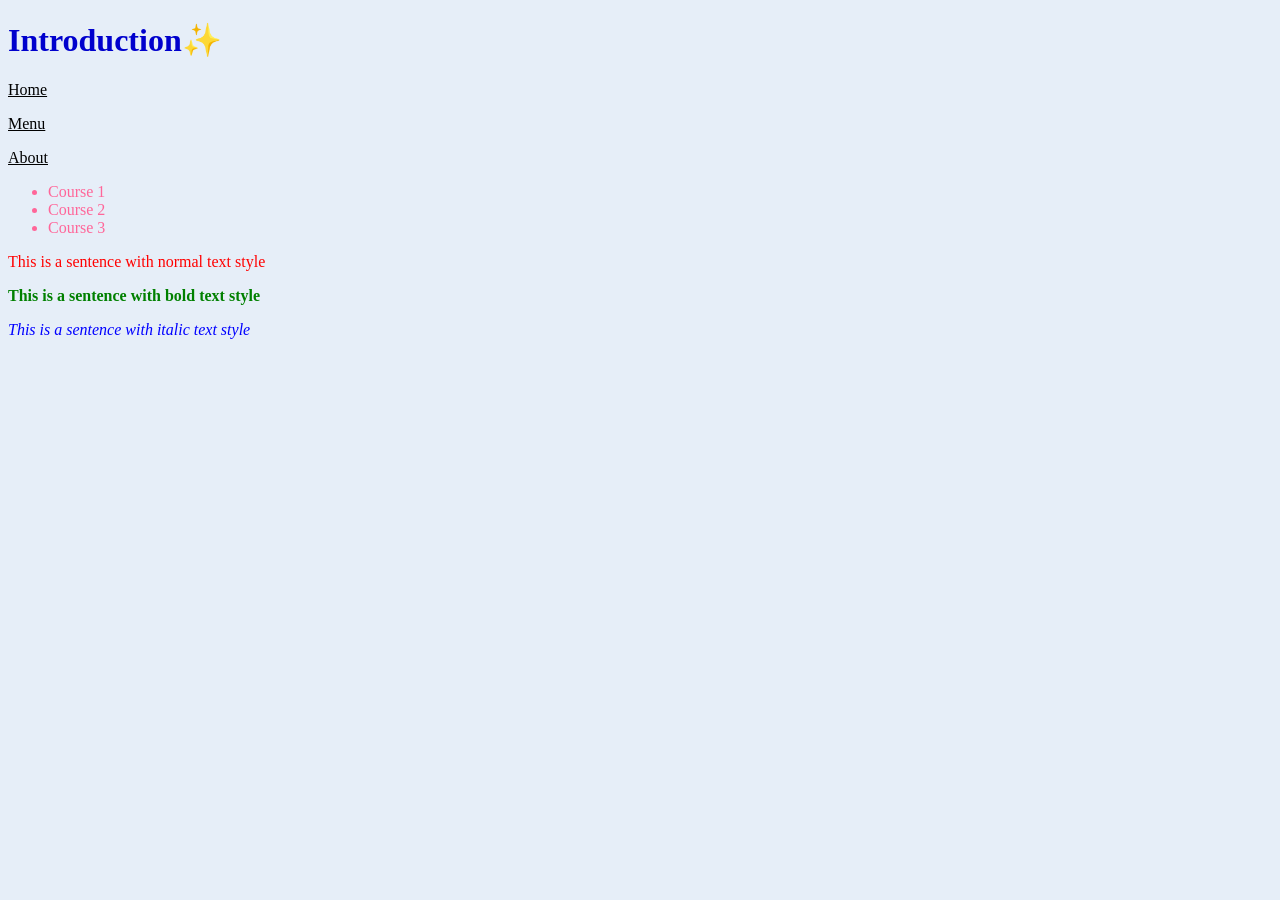
<file: index.html>
<!DOCTYPE html>
<html lang="en">
    <head>
        <style>
        body {
            background-color: #E6EEF8;

        }
        nav{
            text-decoration: underline;
        }
        .ul{ color:#ff6699;
            font-family: Monaco;

        }
        .red {
            color: red;
        }
        .green {
            color: green;
        }
        .blue {
            color: blue;
        }
       </style>
        <title>
            Example website
        </title>
         <link rel="icon" type="image/x-icon" href="favicon-16x16.png">
        <meta charset="UTF-8">
        <meta name="viewport" content="width=device-width, initial-scale=1"
       
    </head>
    <body>
        <!-- More content !!! -->
          <h1 style = "color:MediumBlue;">Introduction✨</h1>
          <nav>
            <p>Home</p>
            <p>Menu</p>
            <p>About</p>
          </nav>

            <ul class = "ul">
              <li>Course 1</li>
              <li>Course 2</li>
              <li>Course 3</li>
            </ul>
         

          <p class="red">This is a sentence with normal text style</p>
          <p class="green"><b>This is a sentence with bold text style </b></p>
          <p class="blue"><i>This is a sentence with italic text style </i></p>

          



    </body>
</html>
</file>
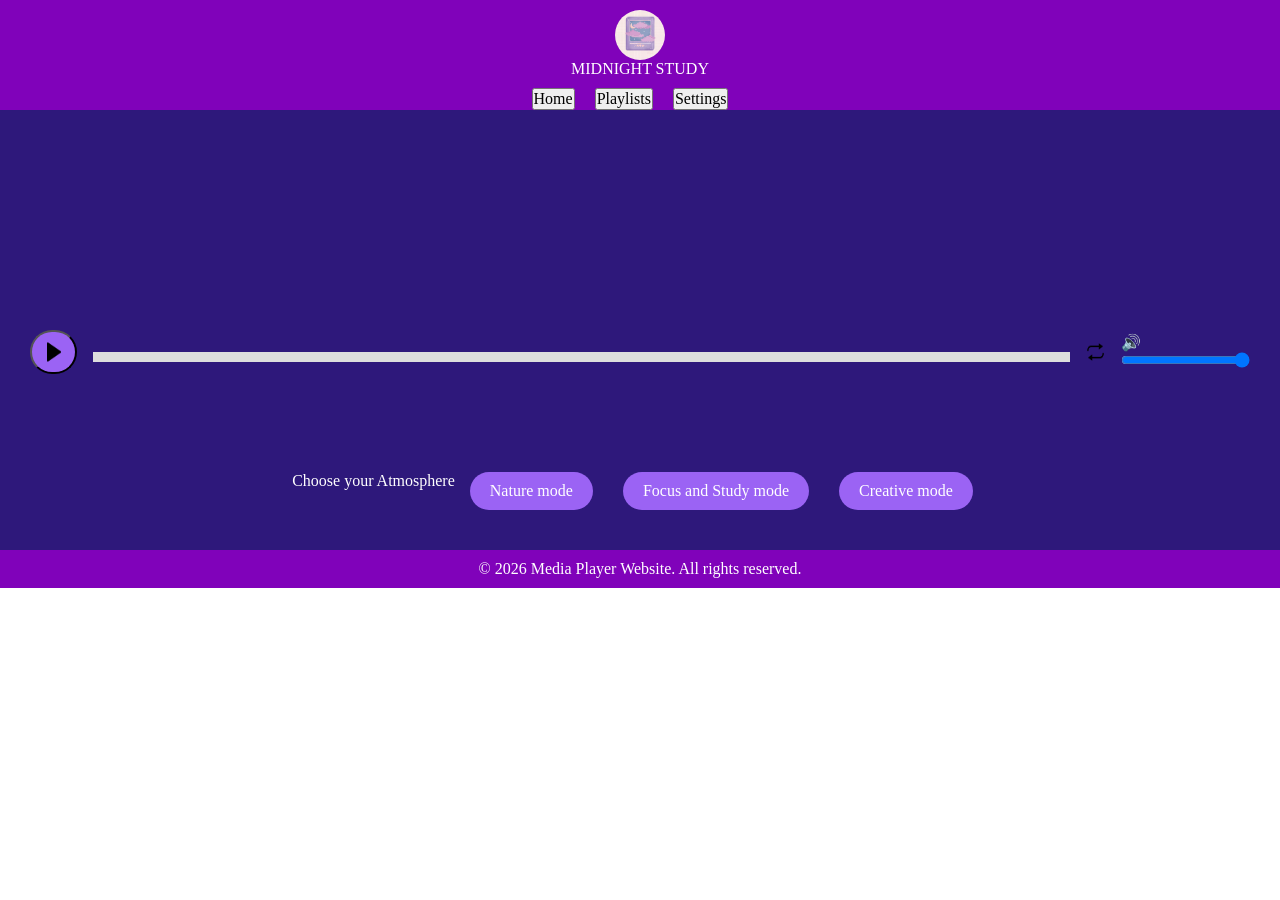
<file: assignment_2/index.html>
<!DOCTYPE html>
<!-- saved from url=(0045)https://rohitashokkhot.github.io/mediaplayer/ -->
<html lang="en" data-qb-installed="true"><head><meta http-equiv="Content-Type" content="text/html; charset=UTF-8">
    
    <meta name="viewport" content="width=device-width, initial-scale=1.0">
    <title>Document</title>
    <!-- add the font family of your choice -->
    <link rel="stylesheet" href="files\reset.css">
    <link rel="stylesheet" href="files\style.css">
    <script src="script.js" defer=""></script>
  </head>
  <!--I have used the help of chatgpt to understand and learn to use some JavaScript functions, how to fix some codes that were not working, and how to implement them -->
  <!--I have taken the videos for the mediaplayer from the 'pixabay' website-->
  <!--I have taken the audiofiles for the mediaplayer from the Youtube audiolibrary-->
  <body>
    <!-- Header Section -->
    <header>
      <!--I added a logo to give the website a unique identity -->
      <img src="files\images\lofilogo.jpg" alt="Logo" class="logo" style="float: center;">
      <h1><i>MIDNIGHT STUDY</i></h1>
    </header>

    <!-- Navigation Section -->
    <nav>
      <!-- I have added a navigation bar to make the website appear more organized and structured-->
      <ul>
        <li><button onclick= "showPage('home')">Home</button></li>
        <li><button onclick= "showPage('playlists')">Playlists</button></li>
        <li><button onclick= "showPage('settings')">Settings</button></li>
        
      </ul>
    </nav>

    <!-- Main Content Section -->
    <main class="container">
      <!-- Media Player Section -->
       <!--I have added a media player so that the user gets a pleasant experiance when they are viewing the content on the website -->
       <!--The media player will swich videos everytime the user changes the mode, this would give the user more interaction  with the website-->
       <!--Along with the video, the audio will also change based on the selected mode, this will also give the user a more immersive experience -->
      <div class="media-player">
        <video id="custom-video-player">
          <source id="video-source" src="files\video\midnight.mp4" type="video/mp4">
        </video>

        <audio id="mode-audio">
    <source id="audio-source" src="files\audio\midnight_music.mp3" type="audio/mpeg">
        </audio>

        <!--The play pause button will help the user control what they are watching-->
        <div class="custom-controls">
          <button id="play-pause-btn" onclick="togglePlayPause()">
            <img id="play-pause-img" src="files\images\play--v1.png" alt="Play Button" width="24" height="24">
          </button>

          <!-- add the missing buttons or functionality here -->
           <!--The progress bar will show the user how much of the video has been played-->
          <div class="progress-bar">
            <span id="progress-bar-fill"></span>
          </div>
          <div>
            <img id="repeat" src="files\images\icons8-repeat-30.png"alt="Repeat button"  width="24" height="24">
          </div>
          <!--The volume control button will give more interactivity for the user to engage in the website-->
          <div class = "volume-control">
          <label for = "volume">🔊</label>
          <input type="range" id="volume" min="0" max="1" step="0.1" value="1">
          </div>
        </div>
      </div>
      <br>
      <!-- Additional Content Section -->
       <!--This section will allow the user to choose their preferred atmosphere -->
       <!--The buttons will allow the user to switch between different modes and experience different atmospheres -->
       <!--I have incooperated three different modes besides the main mode which is the home mode-->
       <!--The three other modes are Nature mode, Study mode, and Creative mode-->
       <!--Each of these modes will provide a unique colour theme as well as a unique video andaudio experience-->
      <section class="modes">
    
        <!-- Add more content as needed -->
         <h1 style = "text-align: center; color: white;"><b>Choose your Atmosphere</b></h1>
         
         <!--I have added the nature mode for users who want to experience a more relaxing feeling or tranquility -->
    <button onclick="showPage('nature')">Nature mode</button>
    <br>
    <!--I have added the study mode for users who want to focus and study in a more productive environment -->
    <button onclick="showPage('study')">Focus and Study mode</button>
    <br>
    <!--I have added the creative mode for users who want to unleash their creativity and be more inspired while in their creative process -->
    <button onclick="showPage('creative')">Creative mode</button><br>
      </section>
    </main>

    <!-- Footer Section -->
    <footer>
      <p>© 2026 Media Player Website. All rights reserved.</p>
    </footer>
  
</body>
</html>
</file>
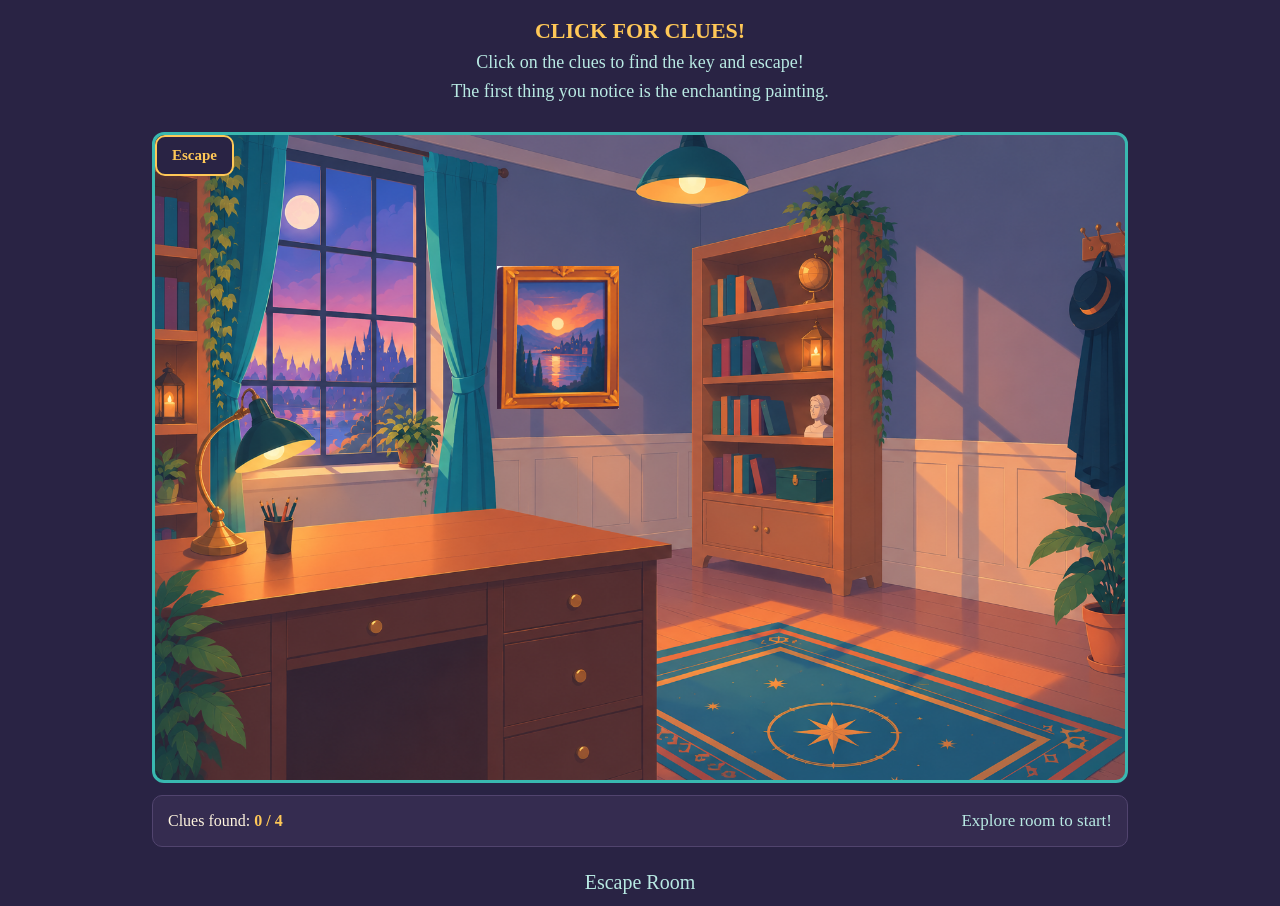
<file: assignment_3/index.html>
<!DOCTYPE html>
<html lang="en">
<head>
    <meta charset="UTF-8">
    <meta name="viewport" content="width=device-width, initial-scale=1.0">
    <title>Click for Clues</title>
<!--I have used the help of chatgpt to create the images for the website-->  
<!--I have used the help of chatgpt to make some improvements in my CSS styling-->  
 <style>
    /*Applies a fixed box sizing with consistent padding and borders*/
    * {
        box-sizing: border-box;
    }
    body {
        margin: 0;
        font-family: Georgia,serif;
        color: #fff5df;
        background: #292344;
    }
    header{
        text-align: center;
        padding: 18px 12px;
        background: #292344;
    }
    header h1 {
        margin: 0;
        color: #ffc857;
        font-size: 22px;
    }
    header p{
        margin: 8px 0 0;
        color: #b8e9e3;
        font-size: 18px;
    }
     .game{
        width : min(100%, 1000px);
        margin: auto;
        padding: 12px;
    }
    .room {
        position: relative;
        width: 100%;
        aspect-ratio: 3/2 ;
        min-height: 400px;
        background-image: url("images/background.png");
        background-size: 100% 100%;
        background-position: center;
        overflow: hidden;
        border: 3px solid #39b8b0;
        border-radius: 12px;
        background-repeat: no-repeat;
    }
/*The outdoor scene appears after the user escapes the room*/
   .room.escaped{
    background-image: url("images/outdoor.png");
    background-size: cover;
    background-position: center;
    background-repeat: no-repeat;
   }
/*All the other clues are hidden when the user clicks the escape button*/
   .room.escaped .clue,
    .room.escaped .escape {
    display: none;
}
    .clue {
        position: absolute;
        z-index: 10;
        border: 2px solid transparent;
        border-radius: 10px;
        background: transparent;
        color: #fff5df;
        padding:0;
        cursor: pointer;;
        transition: transform 0.2s, filter 0.2s;
    }
    .clue img {
        display: block;
        width: 100%;
        height: auto;
    }
    .clue:hover,
    .clue:focus-visible{
        transform: scale(1.05);
       filter: drop-shadow(0 0 10px #39b8b0);
        outline: none;
    }
/* The first clue is the painting, so it will be visible to the user from the start*/
    .painting{
        display: block;
        left: 35%;
        top: 20%;
        width: 13%;
    }
/*The journal clue will become visible once the painting has been clicked on*/
    .journal{
        display: none;
        left: 5%;
        top: 50%;
       width: 15%;
    }
 /*The key clue will become visible once the envelope has been clicked on*/
    .key{
        display: none;
        left: 60%;
        top: 68%;
        width: 10%;
    }
/*the javascript will use these classes to reveal each clue*/
    .journal.visible,
    .envelope.visible,
    .key.visible{
        display: block;
    }
/*The envelope clue will become visible once the journal has been clicked on*/
    .envelope{
        display: none;
        left: 75%;
        top: 78%;
         width: 14%;
    }
    .escape{
        right: 4%;
        top: 35%;
        width: auto;
        padding: 10px 15px;
        border: 2px solid #ffc857;
        border-radius: 10px;
        background: #292344;
        color: #ffc857;
        font-family: Georgia, serif;
        font-size: 15px;
        font-weight: bold;
    }
    .progress{
        display: flex;
        justify-content: space-between;
        align-items: center;
        gap: 12px;
        flex-wrap: wrap;
        margin-top: 12px;
        padding: 15px;
        border: 1px solid #51446e;
        border-radius: 10px;
        background: #352c50;
    }
    .progress strong{
        color: #ffc857;
    }
    #status{
        color: #b8e9e3;
        font-size: 17px;
    }
    .layer{
        position: fixed;
        inset: 0;
        z-index: 100;
        display: none;
        align-items: center;
        justify-content: center;
        padding: 20px;
        background: #141023c7;
    }
    .layer.show{
        display: flex;
    }
    .panel{
        width: min(100%, 400px);
        padding: 25px;
        border-radius: 15px;
        border: 2px solid #ffc857;
        background: #352c50;
        box-shadow: 0 0 30px #17132999;
        text-align: center;
        animation: appear 0.25s ease-out;
    }
    .symbol{
        font-size: 38px;
    }
    .panel h2{
        color: #ffc857;
        font-size: 22px;
        margin: 12px;
    }
    .panel p{
        color: #fff5df; 
        line-height: 1.7;
    }
    .task{
        margin-top: 12px;
        padding: 12px;
        border: 0;
        border-radius: 10px;
        background: #39b8b0;
        color: #20203a;
        font-weight: bold;
        cursor: pointer;
    }
    .task:hover{
        background: #71ddd1;
    }
    .ending-title {
       color: #ff8b61;   
    }
/*This section creates a smooth animation when your message panel appears in the website screen.*/
    @keyframes appear{
        from{
            opacity: 0;
            transform: translateY(12px) scale(0.97);
        }
        to{
            opacity: 1;
            transform: translateY(0) scale(1);
        }
    }
    footer{
        text-align: center;
        padding: 12px;
        font-size: 20px;
        color: #b8e9e3;
    }
/*This section of the css allows the website to change the way it appears depending on the screen size */
    @media (max-width: 600px){
        .game{
            padding: 6px;
        }
        .room{
            min-height: 350px;
            border-width: 2px;
            border-radius: 7px;
        }
        .escape{
            padding: 6px 9px;
            font-size:12px;
        }
        .progress{
            padding: 10px;
        }
        .panel{
            padding: 20px;
        }
    }
</style>
</head>

<body>
<!--The introduction to the game-->
<header>
<!--The IDs will allow the javascript update the texts once the user escapes the room-->
    <h1 id="pageTitle">CLICK FOR CLUES!</h1>
    <p id="pageText">Click on the clues to find the key and escape!</p>
     <p id="introText">The first thing you notice is the enchanting painting.</p>
</header>
<!--The main game section keeps the room and progress sections together-->
<main class="game">
<div class="room">

<!--Image buttons that reveal clues once they are clicked-->
    <button class="painting clue" id="painting" ><img src="images/Painting.png" width="80" height="100"></button>

    <button class="journal clue" id="journal"><img  src="images/Journal.png" width="120" height="100"></button>

    <button class="key clue" id="key"><img src="images/Key.png" width="50" height="50"></button>

    <button class="envelope clue" id="envelope"><img src="images/Envelope.png" width="100" height="100"></button>

<!--The escape button allows the user to leave the room once the key has been found-->
    <button class="object escape" id="exit">Escape</button>
</div>
<!--This section counts how many clues have been found and gives instructions based on your progress -->
<div class="progress">
    <span>Clues found: <strong id="clueNumber">0 / 4</strong></span>
    <span id="status">Explore room to start!</span>
</div>
</main>

<!--The message panel appears on the screen when a clue is clicked-->
<div class="layer" id="layer">
    <!--The panel contains a symbol, a title, a text message and a return button-->
    <!--The javascript will switch each symbol, title and message based on the clue that is clicked-->
    <section class="panel">
        <div class="symbol" id="panelSymbol">Icon</div>
        <h2 id="panelTitle">Discover!</h2>
        <p id="panelText">You found a clue!</p>
    <!--Closes the message panel and brings the user back to the room-->
        <button class="task" id="closebutton">Return</button>
    </section>
</div>
<!--Footer section-->
<footer>Escape Room</footer>

<!--Javascript section that controls the whole game-->
<!--I have used the help of chatgpt to learn and fix mistakes in my javascript codes--> 
<script>
//Changes the elements on the message panel
const room = document.querySelector(".room");
const pageTitle = document.getElementById("pageTitle");
const pageText = document.getElementById("pageText");
const introText = document.getElementById("introText");
const layer = document.getElementById("layer");
const panelSymbol = document.getElementById("panelSymbol");
const panelTitle = document.getElementById("panelTitle");
const panelText = document.getElementById("panelText");
const clueNumber = document.getElementById("clueNumber");
const statusText = document.getElementById("status");
const closebutton = document.getElementById("closebutton");

//The four clickable clues
const painting = document.getElementById("painting");
const journal = document.getElementById("journal");
const key = document.getElementById("key");
const envelope = document.getElementById("envelope");
//Exit button
const exit = document.getElementById("exit");

//Stores the number of clues collected
let cluesFound = new Set();
//Checks if the user has found the key
let foundKey = false;
//Checks if the user has clicked on the envelope
let envelopeOpened = false;
//Checks if the user has successfully escaped
let gameComplete = false;

//Opens and updates the message panel that reveal the symbol, title and clue
function showPanel(title, text, symbol = "🔎") {
    panelTitle.textContent = title;
    panelText.textContent = text;
    panelSymbol.textContent = symbol;

    panelTitle.classList.toggle("ending-title", gameComplete);
    layer.classList.add("show");
    closebutton.focus();
}
//Hides the message panel
function closePanel() {
    layer.classList.remove("show");
}
//Records the clue counter and refreshes the progress text
function findClue(number) {
    cluesFound.add(number);

    // There are four clues: painting, journal, envelope and key
    clueNumber.textContent = `${cluesFound.size} / 4`;

    if (cluesFound.size === 4) {
        statusText.textContent = "You found all the clues!";
    } else {
        statusText.textContent =
            `You found ${cluesFound.size} clues. Keep searching!`;
    }
}

// Painting: the first clue
painting.addEventListener("click", () => {
    //The first clue is recorded
    findClue(1);
//The journal is revealed after the painting is clicked
    journal.classList.add("visible");

    //The message panel appears
    showPanel(
        "THE PAINTING",
        "The painting looks interesting. Look around the room to find a mystic journal.",
        "🖼️"
    );
});

// Journal: the second clue
journal.addEventListener("click", () => {
    //The second clue is recorded
    findClue(2);
//The envelope is revealed after the jornal is clicked
    envelope.classList.add("visible");

    showPanel(
        "THE JOURNAL",
        "What word starts with E and ends with E but has only one letter in it? Envelope!",
        "📖"
    );
});

// Envelope: the third clue
envelope.addEventListener("click", () => {
    if (!envelopeOpened) {
        envelopeOpened = true;
        //The third clue is recorded
        findClue(3);

        // Reveals the key after the envelop is clicked
        key.classList.add("visible");

        showPanel(
            "HIDDEN MESSAGE!",
            "You found a letter inside the envelope! It says: 'The key to escape is hidden under the cupboard.'",
            "✉️"
        );
    }
// If the user clicks the envelope for the second time
    else {
        showPanel(
            "LETTER",
            "Remember, the key to escape is hidden under the cupboard.",
            "✉️"
        );
    }
});

// Key
key.addEventListener("click", () => {

    if (!foundKey) {
        foundKey = true;
        //The final clue is recorded
        findClue(4);

        // Hide the key after collecting it
        key.style.display = "none";

        showPanel(
            "KEY COLLECTED!",
            "You found the key! Now try it on the escape button!",
            "🗝️"
        );
    }
});

// Escape: this checks part of the code checks if the user has collected the key
exit.addEventListener("click", () => {
    if (foundKey) {
        // Confirms that the game is completed
        gameComplete = true;
        //Changes the room background to the outdoor background
        room.classList.add("escaped");

        //Updates the heading and description texts
        pageTitle.textContent = "YOU ARE FREE!";
        pageText.textContent ="You have successfully made it out of the room.";
        introText.textContent = "A new journey awaits you :)";
        //Updates the message on the progress section
        statusText.textContext = "Unlocked! Game Successful."
        showPanel(
            "MYSTERY SOLVED!",
            "Congratulations! You are finally free!",
            "🌳"
        );
    } 
// If the player clicks 'Escape' before finding the key
    else {
        //Keeps the user inside the room until they find the key
        showPanel(
            "YOU CANNOT LEAVE!",
            "You need to find the key before you can escape.",
            "🔒"
        );
    }
});

// Close panel
closebutton.addEventListener("click", closePanel);

layer.addEventListener("click", (event) => {
    if (event.target === layer) {
        closePanel();
    }
});

// Press Escape to close panel
document.addEventListener("keydown", (event) => {
    if (event.key === "Escape") {
        closePanel();
    }
});

     
</script>
    
</body>
</html>
</file>
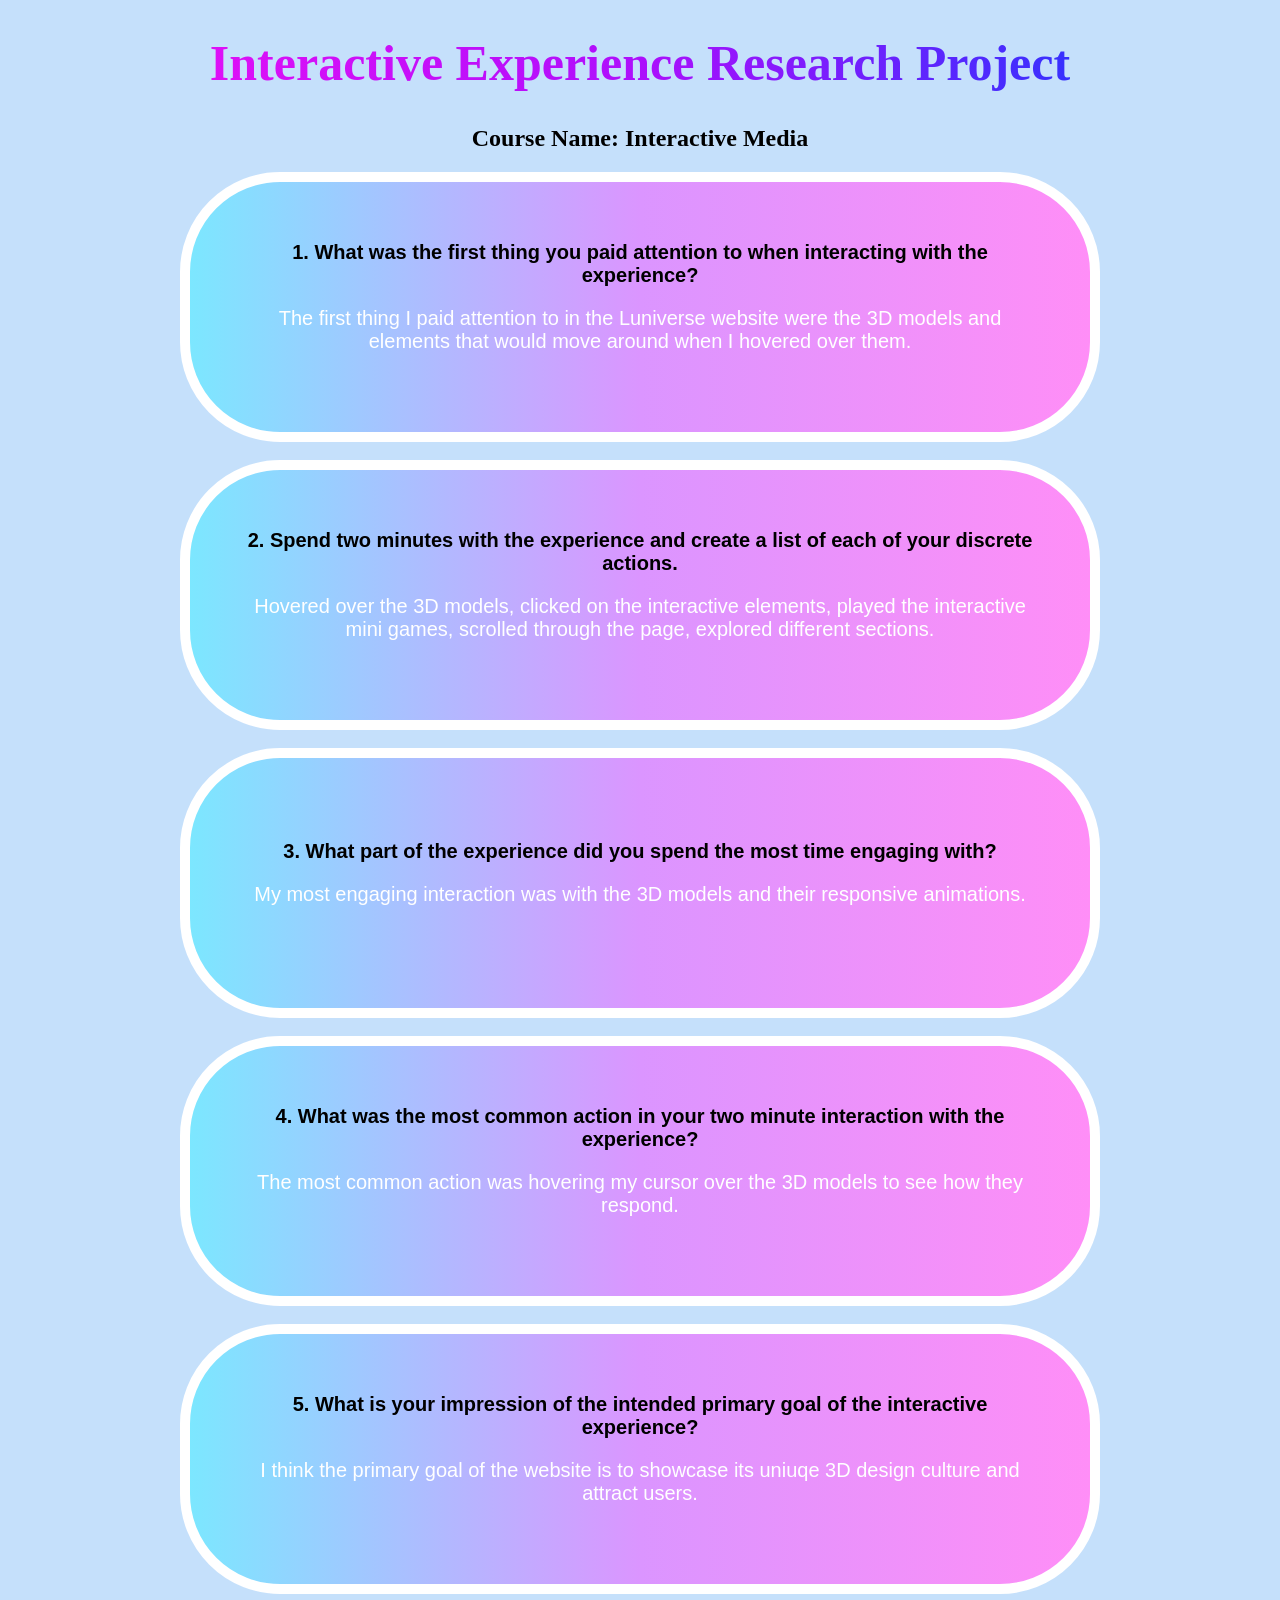
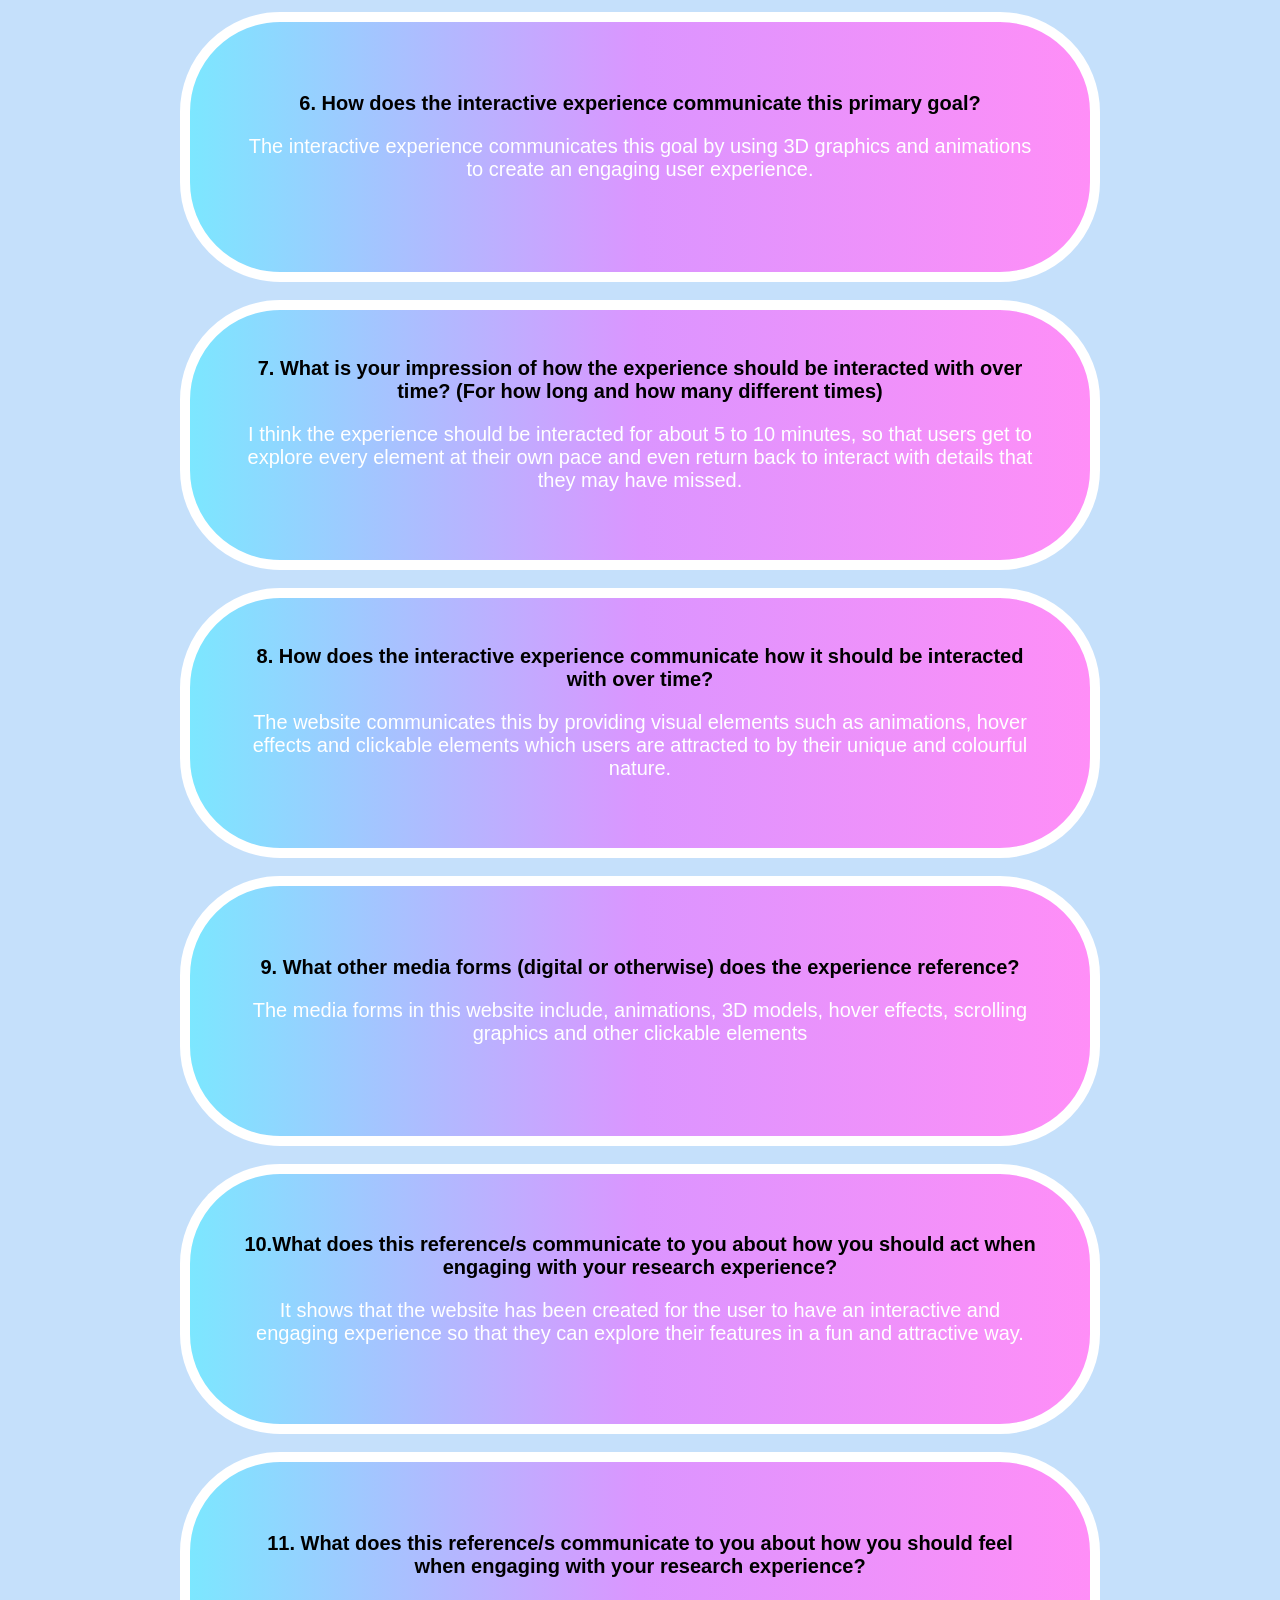
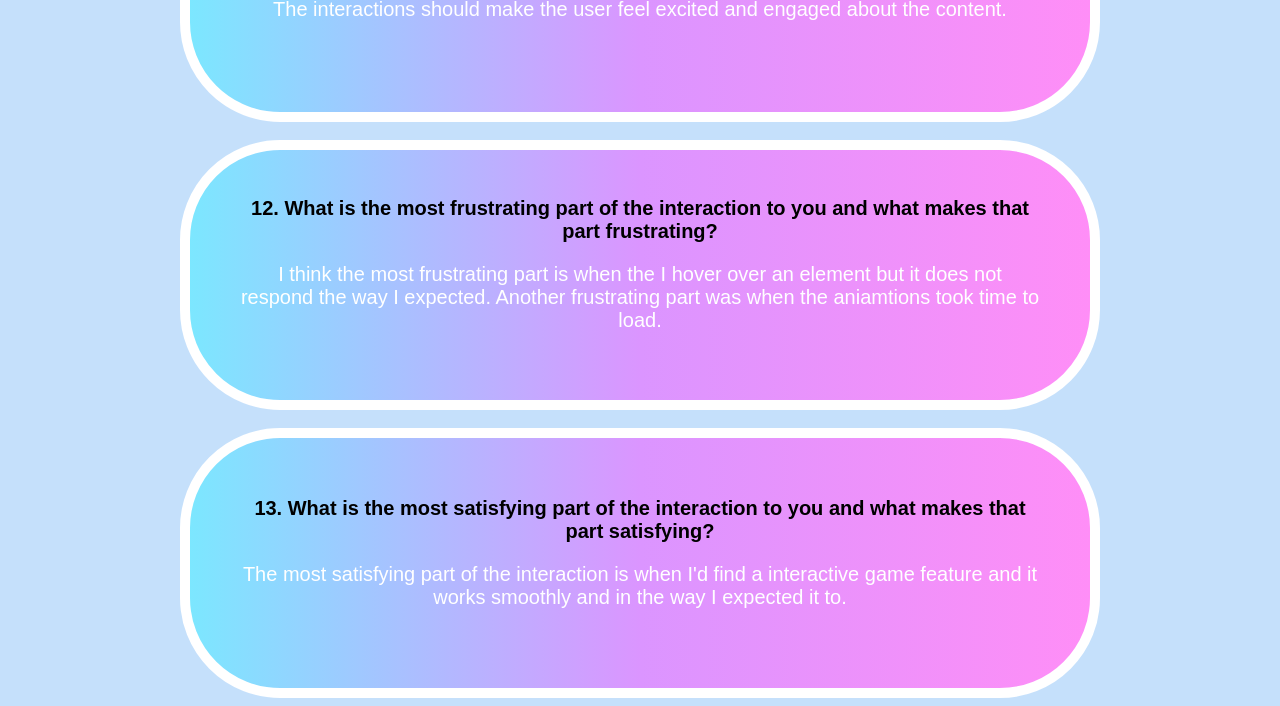
<file: ASSIGNMENT 1.html>
<!DOCTYPE html>
<html lang="en">
    <head>
        <title>
            Assignment 1 
        </title>
        <!--I have used the external source of w3schools to get help in styling the webpage and to make the page more interactive-->
        <meta charset="UTF-8">
        <meta name="viewport" content="width=device-width, initial-scale=1">
         <!--I have used "background-clip" element to make the gradient appear only within the heading 1 text-->
          <!--I have used "color:transparent" element to hide the normal font color-->
          <!--I used "background-image: linear-gradient" in the div to make the background have a gradient effect that matches with the colours of the website I chose for my assignment-->
          <!--I used border-radius to create a circular shape for the div-->
          <!--I used "transform: scale(1.3)" and "transition: 1s" to create a hover effect so that the user gets to exerience and interact with the webpage-->
          <!--I used "rotate" class to apply the hover effect so that the effect only applies to the hovered element-->
          <!--I have used justify-content:center; to center the content within the div-->
          <!--I used flexbox to create a more organized layout and flex-direction: column; to align the content vertically-->
          <style>
            body {
                background-color: #b7d9fbcd;
            }
           h1 {
                background: linear-gradient(to right, #f410f4, #ad0ffc, #0040ff);
                background-clip: text;
                color: transparent;
                font-size: 50px;
}
            div{
                background-image: linear-gradient(to right, #7ce7ff, #db95ff, #ff8ef7);
                width: 800px;
                height: 150px;
                border:solid white 10px;
                padding: 50px;
                margin: auto;
                border-radius: 100px;
                justify-content:center;
                align-items:center;
                display: flex;
                flex-direction: column;
                 font-family: sans-serif;

            }
            .rotate:hover {
                transform: scale(1.3);
                transition: 1s;
            }
            p{
                font-size: 20px;
                color:rgb(255, 255, 255)
            }
        </style>
    </head>
    <!--I have used text alignment to center the texts and give the page a cohesive look -->
    <!--I have used font-family to make the headings and the divs look more clear and appealing to the user-->
    <!--I have used font color to make the theme of the webpage more pastel and make it look more alike the website I chose-->
    <!--I used the br tag to create a space between the divs so that the user can easily read the content and not feel overwhelmed by the information being congested-->
    <body>
        
         <h1 style="text-align:center; font-family: Cursive;">
            Interactive Experience Research Project 
         </h1>
         <h2 style="text-align:center; font-family:cursive"> Course Name: Interactive Media</h2>
      
         <div class="rotate" style="text-align:center; font-size: 20px;">
            <b>1. What was the first thing you paid attention to when interacting with the experience?</b>
            <p>The first thing I paid attention to in the Luniverse website were the 3D models and elements that would move around when I hovered over them.</p>
         </div>
         <br>
         <div class="rotate" style="text-align:center; font-size: 20px;">
            <b>2. Spend two minutes with the experience and create a list of each of your discrete actions.</b>
            <p>Hovered over the 3D models, clicked on the interactive elements, played the interactive mini games, scrolled through the page, explored different sections.</p>
         </div>
         <br>
         <div class="rotate" style="text-align:center; font-size: 20px;">
            <b>3. What part of the experience did you spend the most time engaging with?</b>
            <p>My most engaging interaction was with the 3D models and their responsive animations.</p>
         </div>
         <br>
         <div class="rotate" style="text-align:center; font-size: 20px;">
            <b>4. What was the most common action in your two minute interaction with the experience?</b>
            <p> The most common action was hovering my cursor over the 3D models to see how they respond.</p>
         </div>
         <br>
         <div class="rotate" style="text-align:center; font-size: 20px;">
            <b>5. What is your impression of the intended primary goal of the interactive experience?</b>
            <p>I think the primary goal of the website is to showcase its uniuqe 3D design culture and attract users.</p>
         </div>
         <br>
         <div class="rotate" style="text-align:center; font-size: 20px;">
            <b>6. How does the interactive experience communicate this primary goal?</b>
            <p>The interactive experience communicates this goal by using 3D graphics and animations to create an engaging user experience.</p>
         </div>
         <br>
         <div class="rotate" style="text-align:center; font-size: 20px;">
            <b>7. What is your impression of how the experience should be interacted with over time? (For how long and how many different times)</b>
            <p>I think the experience should be interacted for about 5 to 10 minutes, so that users get to explore every element at their own pace and even return back to interact with details that they may have missed. </p>
         </div>
         <br>
         <div class="rotate" style="text-align:center; font-size: 20px;">
            <b>8. How does the interactive experience communicate how it should be interacted with over time?</b>
            <p>The website communicates this by providing visual elements such as animations, hover effects and clickable elements which users are attracted to by their unique and colourful nature.</p>
         </div>
         <br>
         <div class="rotate" style="text-align:center; font-size: 20px;">
            <b>9. What other media forms (digital or otherwise) does the experience reference?</b>
            <p>The media forms in this website include, animations, 3D models, hover effects, scrolling graphics and other clickable elements</p>
         </div>
         <br>
         <div class="rotate" style="text-align:center; font-size: 20px;">
            <b>10.What does this reference/s communicate to you about how you should act when engaging with your research experience?</b>
            <p>It shows that the website has been created for the user to have an interactive and engaging experience so that they can explore their features in a fun and attractive way.  </p>
         </div>
         <br>
         <div class="rotate" style="text-align:center; font-size: 20px;">
            <b>11. What does this reference/s communicate to you about how you should feel when engaging with your research experience?</b>
            <p>The interactions should make the user feel excited and engaged about the content.</p>
         </div>
         <br>
         <div class="rotate" style="text-align:center; font-size: 20px;">
            <b>12. What is the most frustrating part of the interaction to you and what makes that part frustrating?</b>
            <p>I think the most frustrating part is when the I hover over an element but it does not respond the way I expected. Another frustrating part was when the aniamtions took time to load. </p>
         </div>
         <br>
         <div class="rotate" style="text-align:center; font-size: 20px;">
            <b>13. What is the most satisfying part of the interaction to you and what makes that part satisfying?</b>
            <p>The most satisfying part of the interaction is when I'd find a interactive game feature and it works smoothly and in the way I expected it to. </p>
         </div>

         


    </body>
</html>
</file>
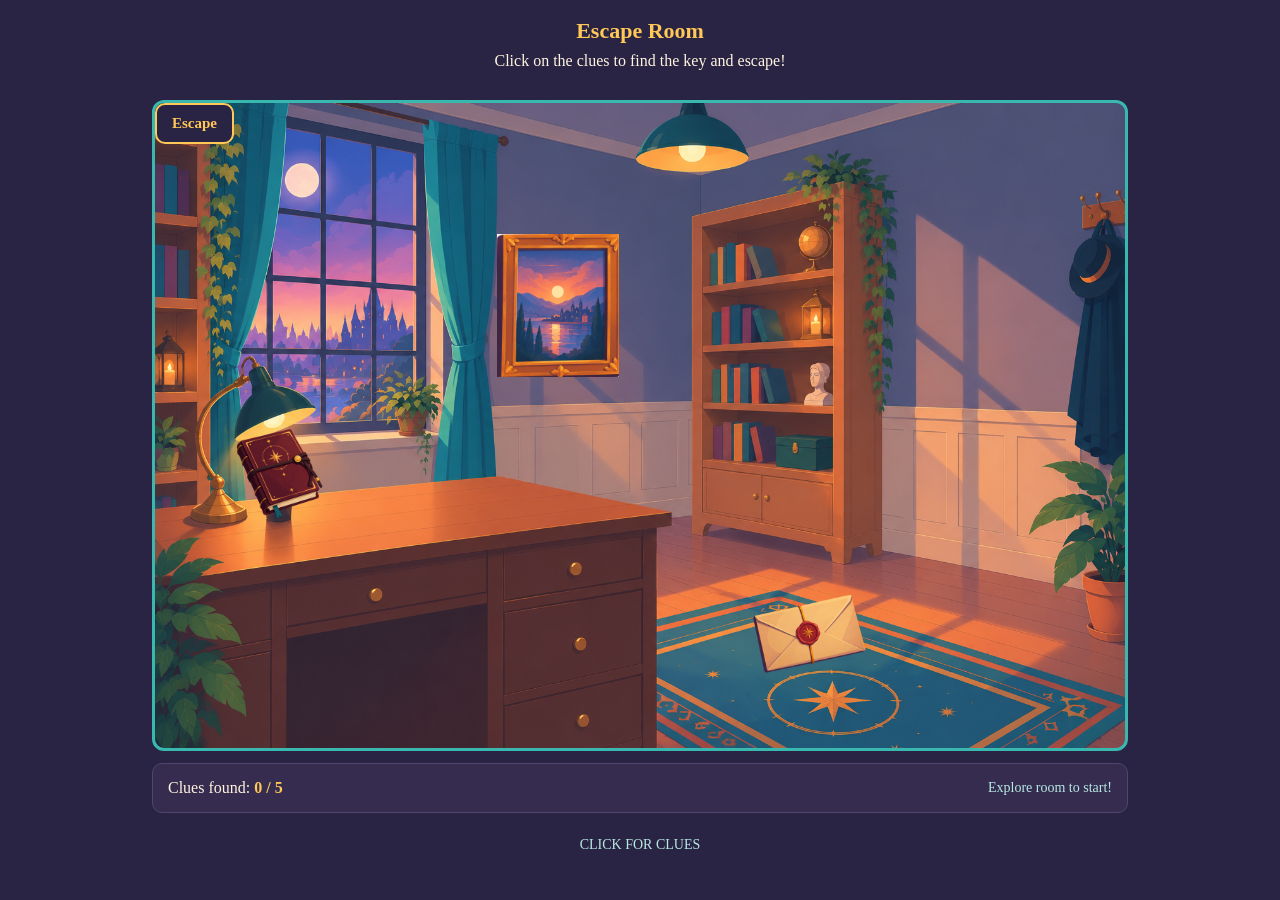
<file: assignment_3/index1.html>
<!DOCTYPE html>
<html lang="en">
<head>
    <meta charset="UTF-8">
    <meta name="viewport" content="width=device-width, initial-scale=1.0">
    <title>Click for Clues</title>
   
 <style>
    * {
        box-sizing: border-box;
    }
    body {
        margin: 0;
        font-family: Georgia,serif;
        color: #fff5df;
        background: #292344;
    }
    header{
        text-align: center;
        padding: 18px 12px;
        background: #292344;
    }
    header h1 {
        margin: 0;
        color: #ffc857;
        font-size: 22px;
    }
    header p{
        margin: 8px 0 0;
        color: b8e9e3;
        font-size: 16px;
    }
     .game{
        width : min(100%, 1000px);
        margin: auto;
        padding: 12px;
    }
    .room {
        position: relative;
        width: 100%;
        aspect-ratio: 3/2 ;
        min-height: 400px;
        background-image: url("images/background.png");
        background-size: 100% 100%;
        background-position: center;
        overflow: hidden;
        border: 3px solid #39b8b0;
        border-radius: 12px;
        background-repeat: no-repeat;
    }
   
    .clue {
        position: absolute;
        z-index: 10;
        border: 2px solid transparent;
        border-radius: 10px;
        background: transparent;
        color: #fff5df;
        padding:0;
        cursor: pointer;;
        transition: transform 0.2s, filter 0.2s;
    }
    .clue img {
        display: block;
        width: 100%;
        height: auto;
    }
    .clue:hover,
    .clue:focus-visible{
        transform: scale(1.05);
       filter: drop-shadow(0 0 10px #39b8b0);
        outline: none;
    }
    .painting{
        left: 35%;
        top: 20%;
        width: 13%;
    }
    .journal{
        left: 5%;
        top: 50%;
       width: 15%;
    }
    .key{
        display: none;
        left: 30%;
        top: 70%;
        width: 10%;
    }
    .key.visible{
        display: block;
    }
    .envelope{
        left: 60%;
        top: 75%;
         width: 14%;
    }
    .escape{
        right: 4%;
        top: 35%;
        width: auto;
        padding: 10px 15px;
        border: 2px solid #ffc857;
        border-radius: 10px;
        background: #292344;
        color: #ffc857;
        font-family: Georgia, serif;
        font-size: 15px;
        font-weight: bold;
    }
    .progress{
        display: flex;
        justify-content: space-between;
        align-items: center;
        gap: 12px;
        flex-wrap: wrap;
        margin-top: 12px;
        padding: 15px;
        border: 1px solid #51446e;
        border-radius: 10px;
        background: #352c50;
    }
    .progress strong{
        color: #ffc857;
    }
    #status{
        color: #b8e9e3;
        font-size: 14px;
    }
    .layer{
        position: fixed;
        inset: 0;
        z-index: 100;
        display: none;
        align-items: center;
        justify-content: center;
        padding: 20px;
        background: #141023c7;
    }
    .layer.show{
        display: flex;
    }
    .panel{
        width: min(100%, 400px);
        padding: 25px;
        border-radius: 15px;
        border: 2px solid #ffc857;
        background: #352c50;
        box-shadow: 0 0 30px #17132999;
        text-align: center;
        animation: appear 0.25s ease-out;
    }
    .symbol{
        font-size: 38px;
    }
    .panel h2{
        color: #ffc857;
        font-size: 22px;
        margin: 12px;
    }
    .panel p{
        color: #fff5df; 
        line-height: 1.7;
    }
    .task{
        margin-top: 12px;
        padding: 12px;
        border: 0;
        border-radius: 10px;
        background: #39b8b0;
        color: #20203a;
        font-weight: bold;
        cursor: pointer;
    }
    .task:hover{
        background: #71ddd1;
    }
    .ending-title {
       color: #ff8b61;   
    }
    @keyframes appear{
        from{
            opacity: 0;
            transform: translateY(12px) scale(0.97);
        }
        to{
            opacity: 1;
            transform: translateY(0) scale(1);
        }
    }
    footer{
        text-align: center;
        padding: 12px;
        font-size: 14px;
        color: #b8e9e3;
    }
    @media (max-width: 600px){
        .game{
            padding: 6px;
        }
        .room{
            min-height: 350px;
            border-width: 2px;
            border-radius: 7px;
        }
        .escape{
            padding: 6px 9px;
            font-size:12px;
        }
        .progress{
            padding: 10px;
        }
        .panel{
            padding: 20px;
        }
    }
</style>
</head>
<body>
<header>
    <h1>Escape Room</h1>
    <p>Click on the clues to find the key and escape!</p>
</header>

<main class="game">
<div class="room">
    <button class="painting clue" id="painting" aria-label="Search the painting"><img src="images\Painting.png" alt="Painting" width="80" height="100"></button>

    <button class="journal clue" id="journal" aria-label="Search journal"><img  src="images\Journal.png" width="120" height="100"></button>

    <button class="key clue" id="key" aria-label="Collect key"><img src="images\Key.png" width="50" height="50"></button>

    <button class="envelope clue" id="envelope" aria-label="Open envelope"><img src="images\Envelope.png" width="100" height="100"></button>

    <button class="object escape" id="exit">Escape</button>
</div>

<div class="progress">
    <span>Clues found: <strong id="clueNumber">0 / 5</strong></span>
    <span id="status">Explore room to start!</span>
</div>
</main>

<div class="layer" id="layer">
    <section class="panel">
        <div class="symbol" id="panelSymbol">Discover</div>
        <h2 id="panelTitle">Secret!</h2>
        <p id="panelText">You found a clue!</p>
        <button class="task" id="closebutton">Return</button>
    </section>
</div>
<footer>CLICK FOR CLUES</footer>

<script>


const layer = document.getElementById("layer");
const panelSymbol = document.getElementById("panelSymbol");
const panelTitle = document.getElementById("panelTitle");
const panelText = document.getElementById("panelText");
const clueNumber = document.getElementById("clueNumber");
const statusText = document.getElementById("status");
const closebutton = document.getElementById("closebutton");

const key = document.getElementById("key");
const envelope = document.getElementById("envelope");
const exit = document.getElementById("exit");

let cluesFound = new Set();
let foundKey = false;
let envelopeOpened = false;
let gameComplete = false;

function showPanel(title, text, symbol = "🔎") {
    panelTitle.textContent = title;
    panelText.textContent = text;
    panelSymbol.textContent = symbol;

    panelTitle.classList.toggle("ending-title", gameComplete);
    layer.classList.add("show");
    closebutton.focus();
}

function closePanel() {
    layer.classList.remove("show");
}

function findClue(number) {
    cluesFound.add(number);

    // There are four clues: painting, journal, envelope and key
    clueNumber.textContent = `${cluesFound.size} / 4`;

    if (cluesFound.size === 4) {
        statusText.textContent = "You found all the clues!";
    } else {
        statusText.textContent =
            `You found ${cluesFound.size} clues. Keep searching!`;
    }
}

// Painting
document.getElementById("painting").addEventListener("click", () => {
    findClue(1);

    showPanel(
        "THE PAINTING",
        "The painting looks familiar. Look around the room to find a similar-looking journal.",
        "🖼️"
    );
});

// Journal
document.getElementById("journal").addEventListener("click", () => {
    findClue(2);

    showPanel(
        "THE JOURNAL",
        "What word starts with E and ends with E but has only one letter in it? Envelope!",
        "📖"
    );
});

// Envelope
envelope.addEventListener("click", () => {
    if (!envelopeOpened) {
        envelopeOpened = true;
        findClue(3);

        // Reveal the key
        key.classList.add("visible");

        showPanel(
            "HIDDEN MESSAGE!",
            "You found a letter inside the envelope! It says: 'The key to unlock the door is hidden behind the cupboard.'",
            "✉️"
        );
    } else {
        showPanel(
            "THE LETTER",
            "Remember: the key to escape is hidden behind the cupboard.",
            "✉️"
        );
    }
});

// Key
key.addEventListener("click", () => {
    if (!envelopeOpened) {
        showPanel(
            "HIDDEN KEY?",
            "You should explore the room and read the envelope first.",
            "🗝️"
        );
        return;
    }

    if (!foundKey) {
        foundKey = true;
        findClue(4);

        // Hide the key after collecting it
        key.style.display = "none";

        showPanel(
            "KEY COLLECTED!",
            "You found the golden key! Now try it on the exit.",
            "🗝️"
        );
    } else {
        showPanel(
            "KEY COLLECTED",
            "You already have the key. Try unlocking the exit.",
            "🗝️"
        );
    }
});

// Escape
exit.addEventListener("click", () => {
    if (foundKey) {
        gameComplete = true;

        showPanel(
            "MYSTERY SOLVED!",
            "You found the key and unlocked the door. You are finally free to leave the room and begin a new chapter!",
            "🚪"
        );
    } else {
        showPanel(
            "DOOR IS LOCKED",
            "You need to find the key before you can escape. Open the envelope to discover where it is hidden.",
            "🔒"
        );
    }
});

// Close popup
closebutton.addEventListener("click", closePanel);

layer.addEventListener("click", (event) => {
    if (event.target === layer) {
        closePanel();
    }
});

// Press Escape to close popup
document.addEventListener("keydown", (event) => {
    if (event.key === "Escape") {
        closePanel();
    }
});

     
</script>
    
</body>
</html>
</file>
